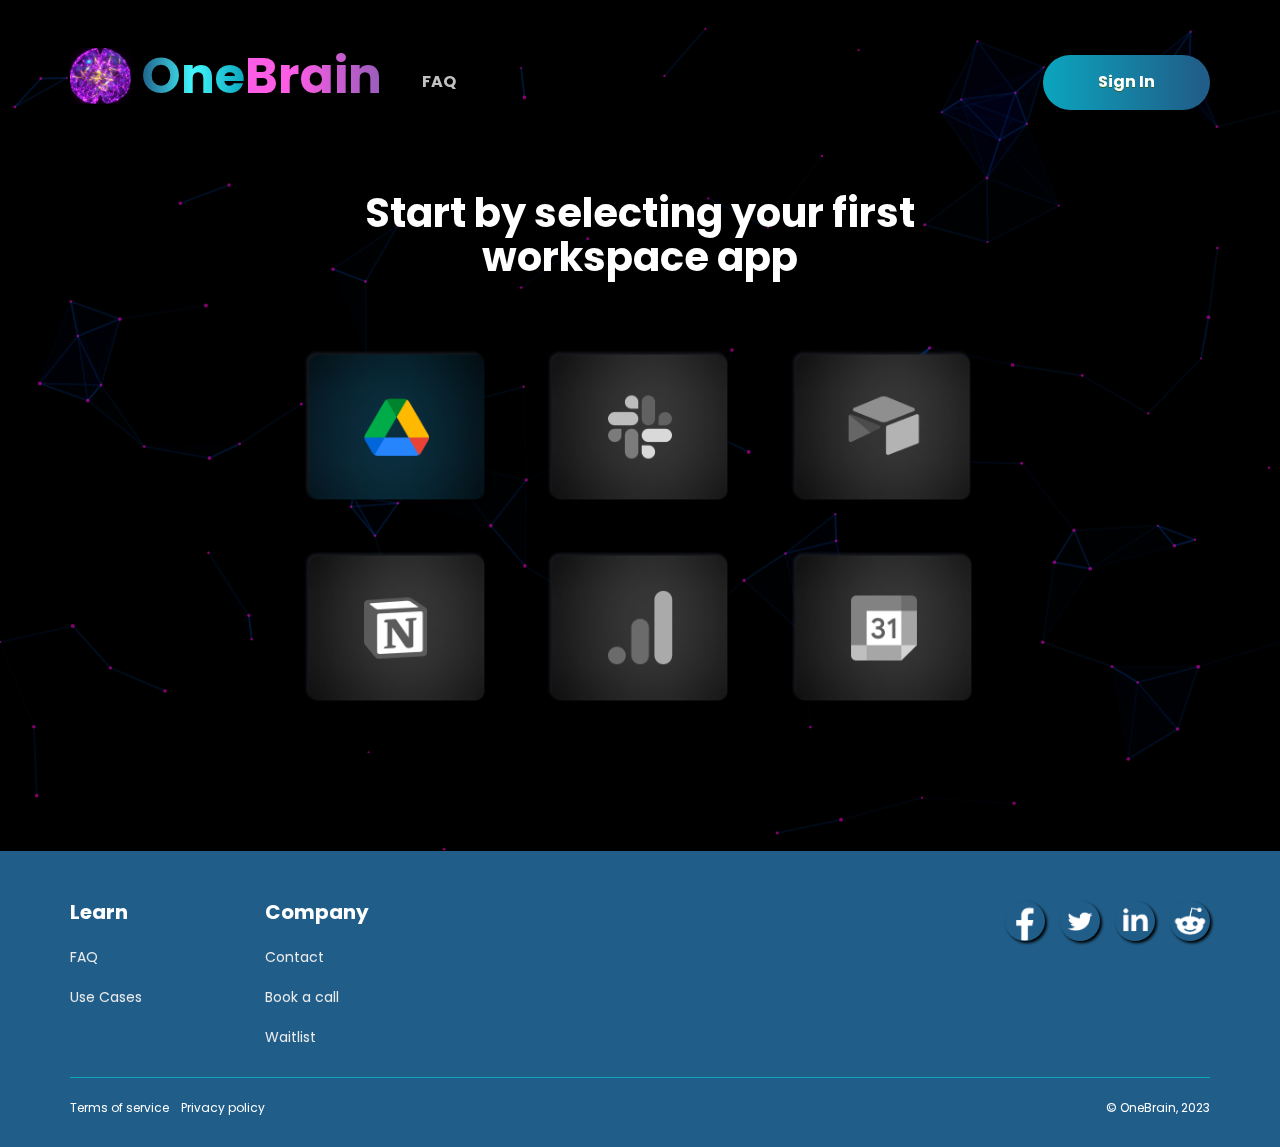
<file: selectapp.html>
<!DOCTYPE html><html><head><meta charSet="utf-8"/><title>OneBrain AI</title><meta name="viewport" content="width=device-width, initial-scale=1.0"/><meta name="next-head-count" content="3"/><link rel="preload" href="/_next/static/css/f343fc898c065b12.css" as="style"/><link rel="stylesheet" href="/_next/static/css/f343fc898c065b12.css" data-n-g=""/><noscript data-n-css=""></noscript><script defer="" nomodule="" src="/_next/static/chunks/polyfills-c67a75d1b6f99dc8.js"></script><script src="/_next/static/chunks/webpack-62c02dad1a6a4cb4.js" defer=""></script><script src="/_next/static/chunks/framework-2c79e2a64abdb08b.js" defer=""></script><script src="/_next/static/chunks/main-d1728c3a778f1232.js" defer=""></script><script src="/_next/static/chunks/pages/_app-e85eccf28225c4fb.js" defer=""></script><script src="/_next/static/chunks/675-c7fe16b2fbc3a77b.js" defer=""></script><script src="/_next/static/chunks/641-f2ec7d03bce43e98.js" defer=""></script><script src="/_next/static/chunks/612-7e7c090beed75c55.js" defer=""></script><script src="/_next/static/chunks/pages/selectapp-ec2bd2c0b97a2256.js" defer=""></script><script src="/_next/static/DcM99DfWGSDQ9YuhhaiA8/_buildManifest.js" defer=""></script><script src="/_next/static/DcM99DfWGSDQ9YuhhaiA8/_ssgManifest.js" defer=""></script></head><body><div id="__next"><header><section><div class="container p-4-top brain-section"><div class="row"><div class=" col-lg-12 col-md-12 col-sm-12 col-xs-12"><a href="/"><span class="brain-logo-sm"><img alt="OneBrain logo" loading="lazy" width="60.86" height="56" decoding="async" data-nimg="1" style="color:transparent" src="/brain-itself.gif"/><div class="d-inline brand-name align-middle"><div class="d-inline blue-gradient-brand-name">One</div><div class="d-inline violet-gradient-brand-name">Brain</div></div></span></a><a href="/faq"><span class="d-block-532"><div class="d-inline faq-link align-middle"><div class="d-inline wrapper text-dark">FAQ</div></div></span></a><div class="d-inline float-right"><a href="/selectapp#"><span class="book-a-call">Sign In</span></a></div></div></div></div></section></header><main><div class="TsParticles"><div id="tsparticles"><canvas style="width:100%;height:100%"></canvas></div></div><div class="container sign-in-container"><div class="row-ordered"><div class="col-lg-12 col-sm-12 col-xs-12"><h2 class="text-center mw-550 margin-center">Start by selecting your first workspace app</h2><div class="apps-container"><div class="select-app-container"><img alt="OneBrain logo" loading="lazy" width="187" height="156" decoding="async" data-nimg="1" style="color:transparent" src="/demoApp/selectApps/g-drive.png"/><img alt="OneBrain logo" loading="lazy" width="187" height="156" decoding="async" data-nimg="1" style="color:transparent" src="/demoApp/selectApps/slack.png"/><img alt="OneBrain logo" loading="lazy" width="187" height="156" decoding="async" data-nimg="1" style="color:transparent" src="/demoApp/selectApps/airtable.png"/><img alt="OneBrain logo" loading="lazy" width="187" height="156" decoding="async" data-nimg="1" style="color:transparent" src="/demoApp/selectApps/notion.png"/><img alt="OneBrain logo" loading="lazy" width="187" height="156" decoding="async" data-nimg="1" style="color:transparent" src="/demoApp/selectApps/g-analytics.png"/><img alt="OneBrain logo" loading="lazy" width="187" height="156" decoding="async" data-nimg="1" style="color:transparent" src="/demoApp/selectApps/g-calendar.png"/></div></div></div></div></div></main><footer><section><div class="container"><div class="row-ordered"><div class="col-lg-2 col-sm-2 col-xs-6"><div class="links-foot-left"><h5>Learn</h5><ul class="nav flex-column"><li class="nav-item"><a href="faq.html" class="nav-link p-0 text-muted">FAQ</a></li><li class="nav-item"><a href="usecases.html" class="nav-link p-0 text-muted">Use Cases</a></li></ul></div></div><div class="col-lg-2 col-sm-2 col-xs-6"><h5>Company</h5><ul class="nav flex-column"><li class="nav-item"><a href="mailto:hello@onebrain.io"><span class="nav-link p-0 text-muted">Contact</span></a></li><li class="nav-item"><a href="https://calendly.com/ethan-u1g/30min"><span class="nav-link p-0 text-muted">Book a call</span></a></li><li class="nav-item"><a href="https://tally.so/r/mJqjgd"><span class="nav-link p-0 text-muted">Waitlist</span></a></li></ul></div><div class="col-lg-8 col-sm-8 col-xs-12"><div class="social-links-group"><a href="https://www.facebook.com/onbrain.io/"><img src="facebook.png" alt=""/></a><a href="https://twitter.com/onebrainagi"><img src="twitter.png" alt=""/></a><a href="https://www.linkedin.com/company/onebrainai/"><img src="linkedin.png" alt=""/></a><a href="https://www.reddit.com/r/onebrain/"><img src="reddit.png" alt=""/></a></div></div></div><div class="row"><div class="col-lg-12"><hr/></div></div><div class="row"><div class="col-lg-6 col-sm-6 col-xs-12 left-credentials"><span>Terms of service</span>    <span>Privacy policy</span></div><div class="col-lg-6 col-sm-6 col-xs-12 right-credentials">© OneBrain, 2023</div></div></div></section></footer></div><script id="__NEXT_DATA__" type="application/json">{"props":{"pageProps":{}},"page":"/selectapp","query":{},"buildId":"DcM99DfWGSDQ9YuhhaiA8","nextExport":true,"autoExport":true,"isFallback":false,"scriptLoader":[]}</script></body></html>
</file>
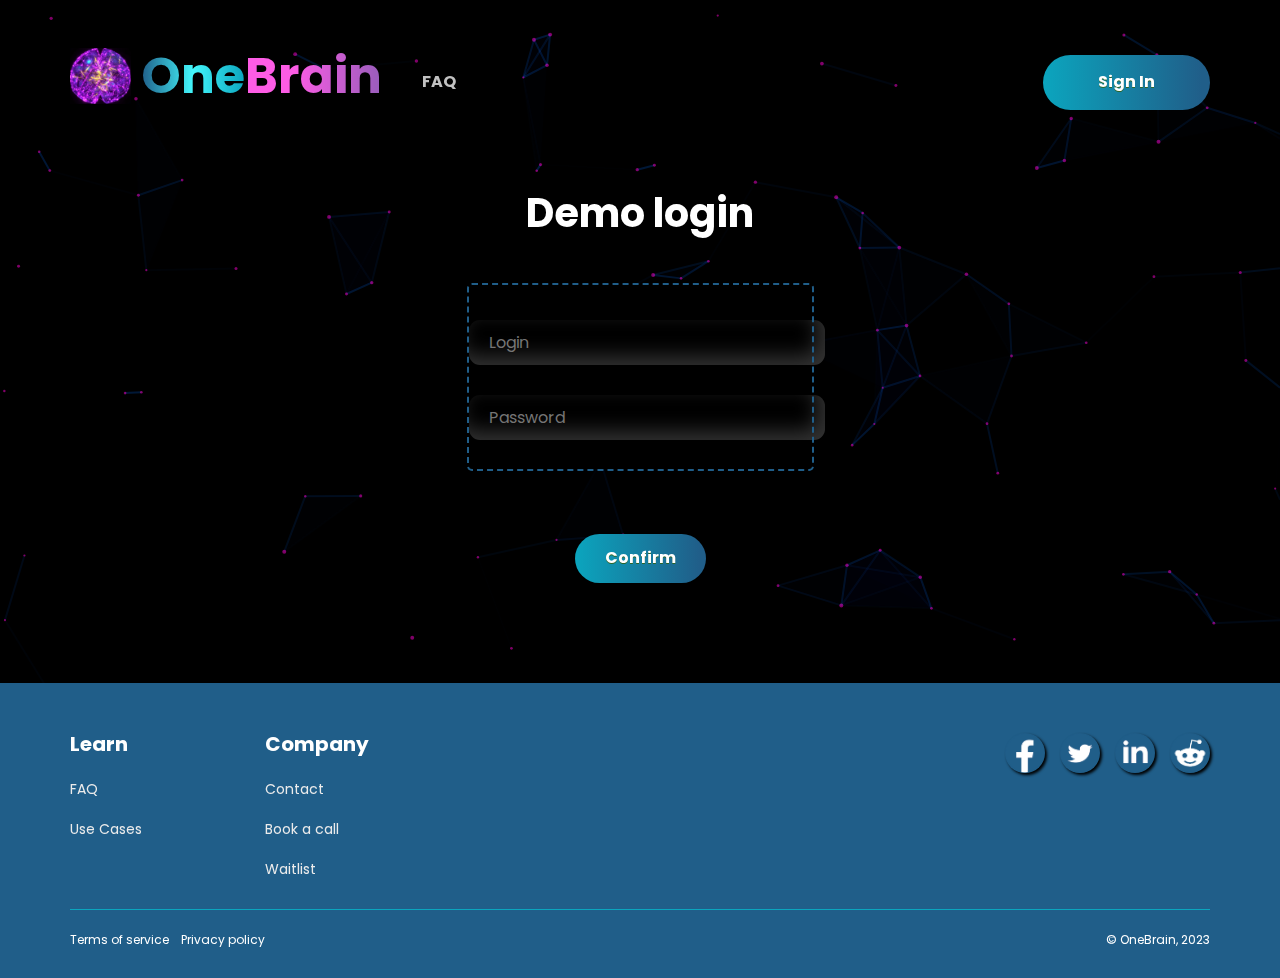
<file: signin.html>
<!DOCTYPE html><html><head><meta charSet="utf-8"/><title>OneBrain AI</title><meta name="viewport" content="width=device-width, initial-scale=1.0"/><meta name="next-head-count" content="3"/><link rel="preload" href="/_next/static/css/f343fc898c065b12.css" as="style"/><link rel="stylesheet" href="/_next/static/css/f343fc898c065b12.css" data-n-g=""/><noscript data-n-css=""></noscript><script defer="" nomodule="" src="/_next/static/chunks/polyfills-c67a75d1b6f99dc8.js"></script><script src="/_next/static/chunks/webpack-62c02dad1a6a4cb4.js" defer=""></script><script src="/_next/static/chunks/framework-2c79e2a64abdb08b.js" defer=""></script><script src="/_next/static/chunks/main-d1728c3a778f1232.js" defer=""></script><script src="/_next/static/chunks/pages/_app-e85eccf28225c4fb.js" defer=""></script><script src="/_next/static/chunks/675-c7fe16b2fbc3a77b.js" defer=""></script><script src="/_next/static/chunks/641-f2ec7d03bce43e98.js" defer=""></script><script src="/_next/static/chunks/612-7e7c090beed75c55.js" defer=""></script><script src="/_next/static/chunks/pages/signin-77dac8b07d0f1aa7.js" defer=""></script><script src="/_next/static/DcM99DfWGSDQ9YuhhaiA8/_buildManifest.js" defer=""></script><script src="/_next/static/DcM99DfWGSDQ9YuhhaiA8/_ssgManifest.js" defer=""></script></head><body><div id="__next"><header><section><div class="container p-4-top brain-section"><div class="row"><div class=" col-lg-12 col-md-12 col-sm-12 col-xs-12"><a href="/"><span class="brain-logo-sm"><img alt="OneBrain logo" loading="lazy" width="60.86" height="56" decoding="async" data-nimg="1" style="color:transparent" src="/brain-itself.gif"/><div class="d-inline brand-name align-middle"><div class="d-inline blue-gradient-brand-name">One</div><div class="d-inline violet-gradient-brand-name">Brain</div></div></span></a><a href="/faq"><span class="d-block-532"><div class="d-inline faq-link align-middle"><div class="d-inline wrapper text-dark">FAQ</div></div></span></a><div class="d-inline float-right"><a href="/signin#"><span class="book-a-call">Sign In</span></a></div></div></div></div></section></header><main><div class="TsParticles"><div id="tsparticles"><canvas style="width:100%;height:100%"></canvas></div></div><div class="container sign-in-container text-center"><div class="row-ordered"><div class="col-lg-12 col-sm-12 col-xs-12"><h2>Demo login</h2><div class="form-group"><input type="text" id="login" placeholder="Login" value=""/><input type="password" id="password" placeholder="Password" value=""/></div><a href="/signin#"><span class="book-a-call">Confirm</span></a></div></div></div></main><footer><section><div class="container"><div class="row-ordered"><div class="col-lg-2 col-sm-2 col-xs-6"><div class="links-foot-left"><h5>Learn</h5><ul class="nav flex-column"><li class="nav-item"><a href="faq.html" class="nav-link p-0 text-muted">FAQ</a></li><li class="nav-item"><a href="usecases.html" class="nav-link p-0 text-muted">Use Cases</a></li></ul></div></div><div class="col-lg-2 col-sm-2 col-xs-6"><h5>Company</h5><ul class="nav flex-column"><li class="nav-item"><a href="mailto:hello@onebrain.io"><span class="nav-link p-0 text-muted">Contact</span></a></li><li class="nav-item"><a href="https://calendly.com/ethan-u1g/30min"><span class="nav-link p-0 text-muted">Book a call</span></a></li><li class="nav-item"><a href="https://tally.so/r/mJqjgd"><span class="nav-link p-0 text-muted">Waitlist</span></a></li></ul></div><div class="col-lg-8 col-sm-8 col-xs-12"><div class="social-links-group"><a href="https://www.facebook.com/onbrain.io/"><img src="facebook.png" alt=""/></a><a href="https://twitter.com/onebrainagi"><img src="twitter.png" alt=""/></a><a href="https://www.linkedin.com/company/onebrainai/"><img src="linkedin.png" alt=""/></a><a href="https://www.reddit.com/r/onebrain/"><img src="reddit.png" alt=""/></a></div></div></div><div class="row"><div class="col-lg-12"><hr/></div></div><div class="row"><div class="col-lg-6 col-sm-6 col-xs-12 left-credentials"><span>Terms of service</span>    <span>Privacy policy</span></div><div class="col-lg-6 col-sm-6 col-xs-12 right-credentials">© OneBrain, 2023</div></div></div></section></footer></div><script id="__NEXT_DATA__" type="application/json">{"props":{"pageProps":{}},"page":"/signin","query":{},"buildId":"DcM99DfWGSDQ9YuhhaiA8","nextExport":true,"autoExport":true,"isFallback":false,"scriptLoader":[]}</script></body></html>
</file>
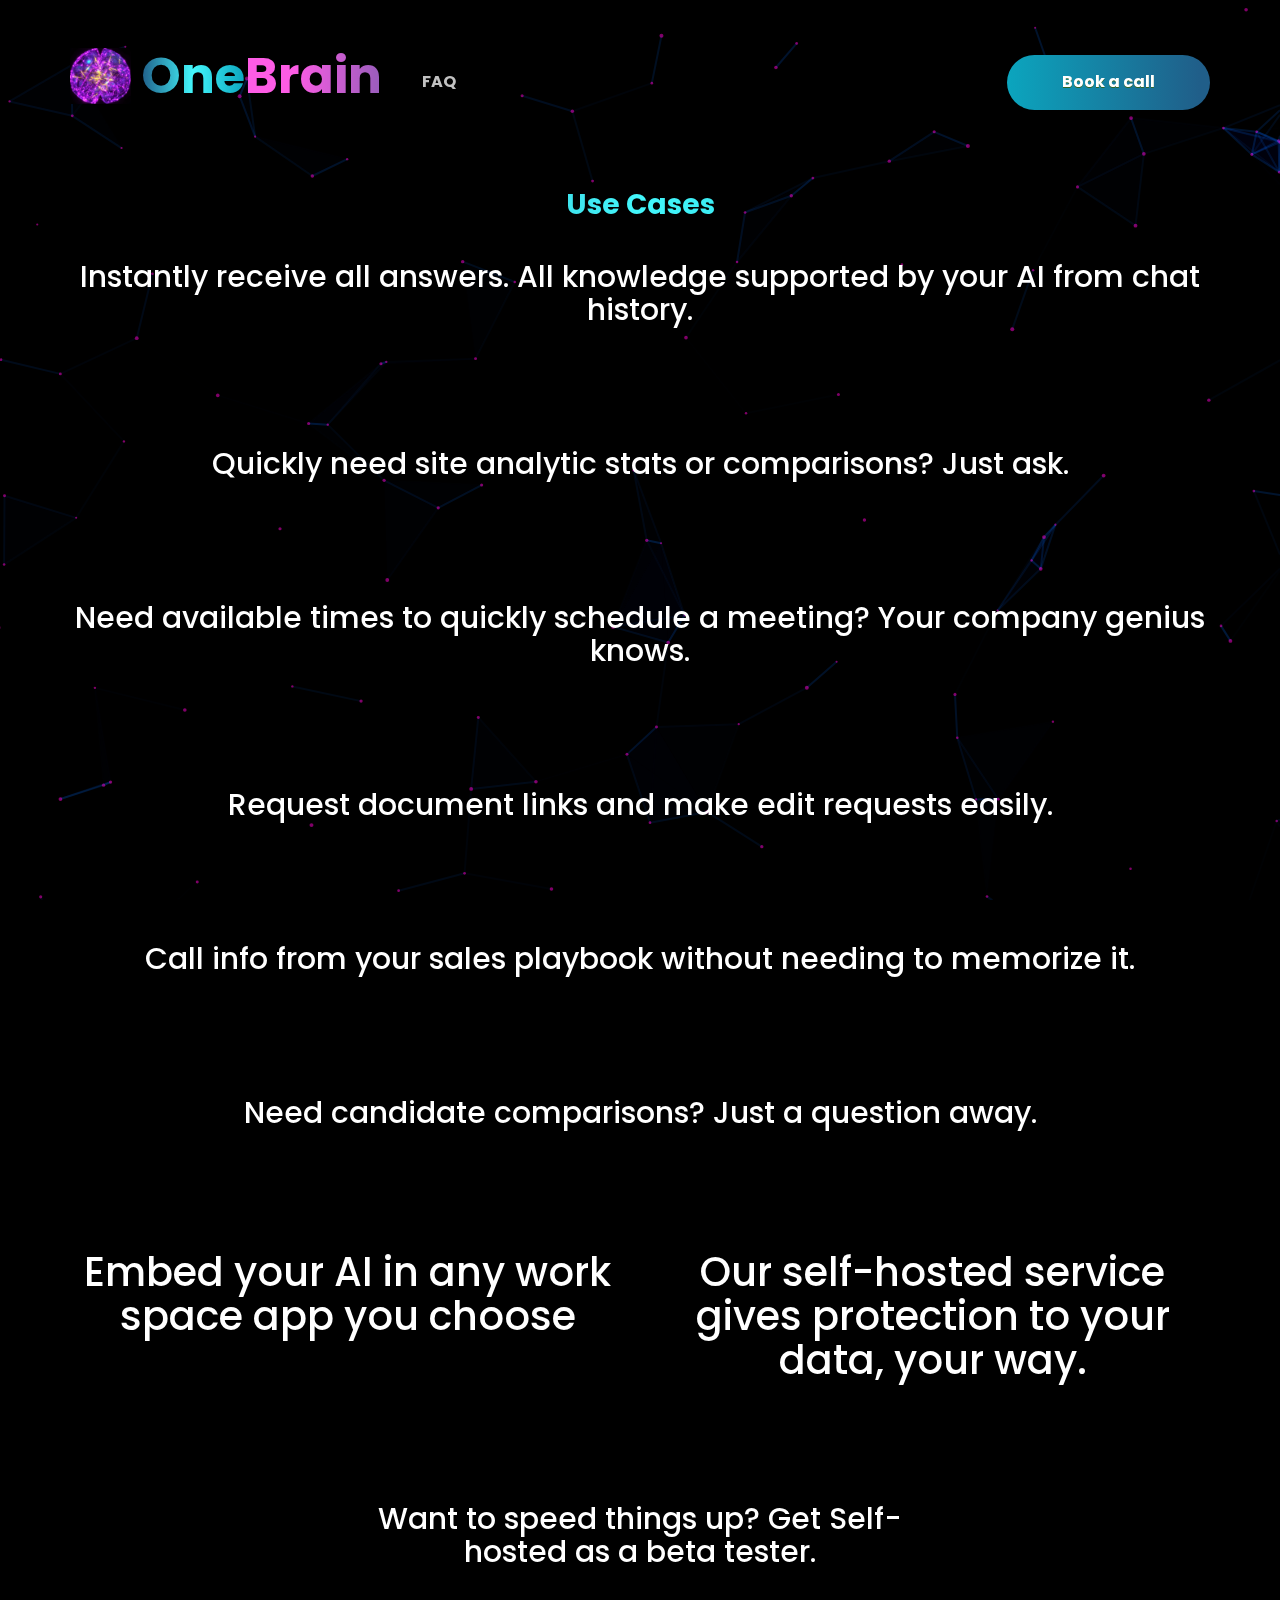
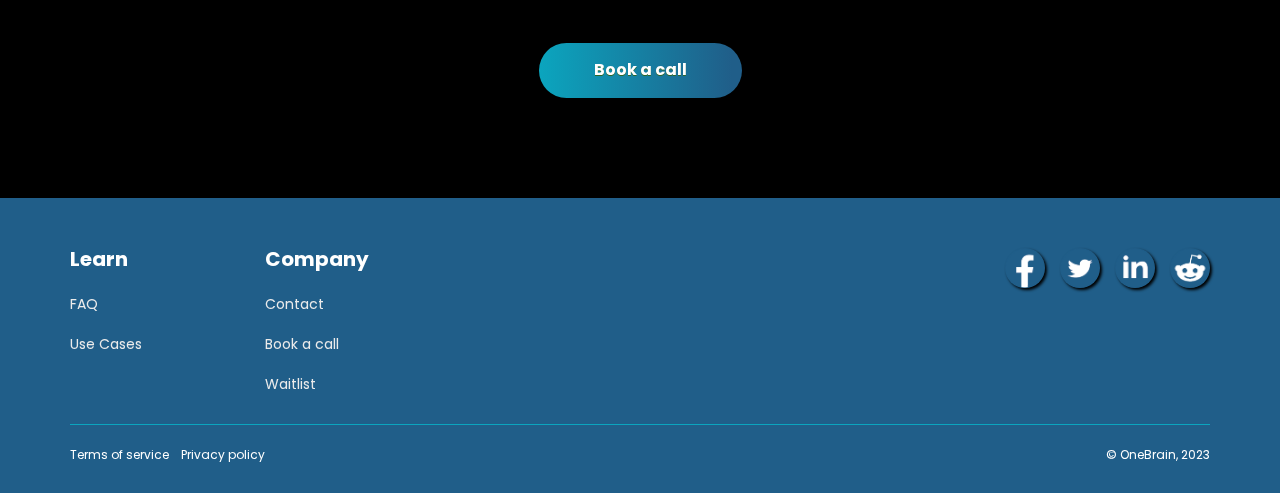
<file: usecases.html>
<!DOCTYPE html><html><head><meta charSet="utf-8"/><title>OneBrain AI</title><meta name="viewport" content="width=device-width, initial-scale=1.0"/><meta name="next-head-count" content="3"/><link rel="preload" href="/_next/static/css/f343fc898c065b12.css" as="style"/><link rel="stylesheet" href="/_next/static/css/f343fc898c065b12.css" data-n-g=""/><link rel="preload" href="/_next/static/css/011d829062655983.css" as="style"/><link rel="stylesheet" href="/_next/static/css/011d829062655983.css" data-n-p=""/><noscript data-n-css=""></noscript><script defer="" nomodule="" src="/_next/static/chunks/polyfills-c67a75d1b6f99dc8.js"></script><script src="/_next/static/chunks/webpack-62c02dad1a6a4cb4.js" defer=""></script><script src="/_next/static/chunks/framework-2c79e2a64abdb08b.js" defer=""></script><script src="/_next/static/chunks/main-d1728c3a778f1232.js" defer=""></script><script src="/_next/static/chunks/pages/_app-e85eccf28225c4fb.js" defer=""></script><script src="/_next/static/chunks/c16184b3-7ee5693b7f3cbd12.js" defer=""></script><script src="/_next/static/chunks/2cca2479-22e8a4221d82f8ba.js" defer=""></script><script src="/_next/static/chunks/675-c7fe16b2fbc3a77b.js" defer=""></script><script src="/_next/static/chunks/641-f2ec7d03bce43e98.js" defer=""></script><script src="/_next/static/chunks/636-077926ec5bbfd590.js" defer=""></script><script src="/_next/static/chunks/365-4d4d210ad7d64293.js" defer=""></script><script src="/_next/static/chunks/612-7e7c090beed75c55.js" defer=""></script><script src="/_next/static/chunks/pages/usecases-efc37c8f25aea118.js" defer=""></script><script src="/_next/static/DcM99DfWGSDQ9YuhhaiA8/_buildManifest.js" defer=""></script><script src="/_next/static/DcM99DfWGSDQ9YuhhaiA8/_ssgManifest.js" defer=""></script></head><body><div id="__next"><div><div id="magnetic-navigation" class="d-none"><ul><li><a href="#section1" id="faBook-icon"><svg aria-hidden="true" focusable="false" data-prefix="fas" data-icon="book" class="svg-inline--fa fa-book fa-2xl " role="img" xmlns="http://www.w3.org/2000/svg" viewBox="0 0 448 512" style="color:#fd5ce5"><path fill="currentColor" d="M96 0C43 0 0 43 0 96V416c0 53 43 96 96 96H384h32c17.7 0 32-14.3 32-32s-14.3-32-32-32V384c17.7 0 32-14.3 32-32V32c0-17.7-14.3-32-32-32H384 96zm0 384H352v64H96c-17.7 0-32-14.3-32-32s14.3-32 32-32zm32-240c0-8.8 7.2-16 16-16H336c8.8 0 16 7.2 16 16s-7.2 16-16 16H144c-8.8 0-16-7.2-16-16zm16 48H336c8.8 0 16 7.2 16 16s-7.2 16-16 16H144c-8.8 0-16-7.2-16-16s7.2-16 16-16z"></path></svg></a></li><li><a href="#section2" id="faChart-icon"><svg aria-hidden="true" focusable="false" data-prefix="fas" data-icon="chart-simple" class="svg-inline--fa fa-chart-simple fa-2xl " role="img" xmlns="http://www.w3.org/2000/svg" viewBox="0 0 448 512" style="color:#fd5ce5"><path fill="currentColor" d="M160 80c0-26.5 21.5-48 48-48h32c26.5 0 48 21.5 48 48V432c0 26.5-21.5 48-48 48H208c-26.5 0-48-21.5-48-48V80zM0 272c0-26.5 21.5-48 48-48H80c26.5 0 48 21.5 48 48V432c0 26.5-21.5 48-48 48H48c-26.5 0-48-21.5-48-48V272zM368 96h32c26.5 0 48 21.5 48 48V432c0 26.5-21.5 48-48 48H368c-26.5 0-48-21.5-48-48V144c0-26.5 21.5-48 48-48z"></path></svg></a></li><li><a href="#section3" id="faHandshake-icon"><svg aria-hidden="true" focusable="false" data-prefix="fas" data-icon="handshake" class="svg-inline--fa fa-handshake fa-2xl " role="img" xmlns="http://www.w3.org/2000/svg" viewBox="0 0 640 512" style="color:#fd5ce5"><path fill="currentColor" d="M323.4 85.2l-96.8 78.4c-16.1 13-19.2 36.4-7 53.1c12.9 17.8 38 21.3 55.3 7.8l99.3-77.2c7-5.4 17-4.2 22.5 2.8s4.2 17-2.8 22.5l-20.9 16.2L512 316.8V128h-.7l-3.9-2.5L434.8 79c-15.3-9.8-33.2-15-51.4-15c-21.8 0-43 7.5-60 21.2zm22.8 124.4l-51.7 40.2C263 274.4 217.3 268 193.7 235.6c-22.2-30.5-16.6-73.1 12.7-96.8l83.2-67.3c-11.6-4.9-24.1-7.4-36.8-7.4C234 64 215.7 69.6 200 80l-72 48V352h28.2l91.4 83.4c19.6 17.9 49.9 16.5 67.8-3.1c5.5-6.1 9.2-13.2 11.1-20.6l17 15.6c19.5 17.9 49.9 16.6 67.8-2.9c4.5-4.9 7.8-10.6 9.9-16.5c19.4 13 45.8 10.3 62.1-7.5c17.9-19.5 16.6-49.9-2.9-67.8l-134.2-123zM16 128c-8.8 0-16 7.2-16 16V352c0 17.7 14.3 32 32 32H64c17.7 0 32-14.3 32-32V128H16zM48 320a16 16 0 1 1 0 32 16 16 0 1 1 0-32zM544 128V352c0 17.7 14.3 32 32 32h32c17.7 0 32-14.3 32-32V144c0-8.8-7.2-16-16-16H544zm32 208a16 16 0 1 1 32 0 16 16 0 1 1 -32 0z"></path></svg></a></li><li><a href="#section4" id="faFile-icon"><svg aria-hidden="true" focusable="false" data-prefix="fas" data-icon="file" class="svg-inline--fa fa-file fa-2xl " role="img" xmlns="http://www.w3.org/2000/svg" viewBox="0 0 384 512" style="color:#fd5ce5"><path fill="currentColor" d="M0 64C0 28.7 28.7 0 64 0H224V128c0 17.7 14.3 32 32 32H384V448c0 35.3-28.7 64-64 64H64c-35.3 0-64-28.7-64-64V64zm384 64H256V0L384 128z"></path></svg></a></li><li><a href="#section5" id="faPhone-icon"><svg aria-hidden="true" focusable="false" data-prefix="fas" data-icon="phone" class="svg-inline--fa fa-phone fa-2xl " role="img" xmlns="http://www.w3.org/2000/svg" viewBox="0 0 512 512" style="color:#fd5ce5"><path fill="currentColor" d="M164.9 24.6c-7.7-18.6-28-28.5-47.4-23.2l-88 24C12.1 30.2 0 46 0 64C0 311.4 200.6 512 448 512c18 0 33.8-12.1 38.6-29.5l24-88c5.3-19.4-4.6-39.7-23.2-47.4l-96-40c-16.3-6.8-35.2-2.1-46.3 11.6L304.7 368C234.3 334.7 177.3 277.7 144 207.3L193.3 167c13.7-11.2 18.4-30 11.6-46.3l-40-96z"></path></svg></a></li><li><a href="#section6" id="faPeopleGroup-icon"><svg aria-hidden="true" focusable="false" data-prefix="fas" data-icon="people-group" class="svg-inline--fa fa-people-group fa-2xl " role="img" xmlns="http://www.w3.org/2000/svg" viewBox="0 0 640 512" style="color:#fd5ce5"><path fill="currentColor" d="M72 88a56 56 0 1 1 112 0A56 56 0 1 1 72 88zM64 245.7C54 256.9 48 271.8 48 288s6 31.1 16 42.3V245.7zm144.4-49.3C178.7 222.7 160 261.2 160 304c0 34.3 12 65.8 32 90.5V416c0 17.7-14.3 32-32 32H96c-17.7 0-32-14.3-32-32V389.2C26.2 371.2 0 332.7 0 288c0-61.9 50.1-112 112-112h32c24 0 46.2 7.5 64.4 20.3zM448 416V394.5c20-24.7 32-56.2 32-90.5c0-42.8-18.7-81.3-48.4-107.7C449.8 183.5 472 176 496 176h32c61.9 0 112 50.1 112 112c0 44.7-26.2 83.2-64 101.2V416c0 17.7-14.3 32-32 32H480c-17.7 0-32-14.3-32-32zm8-328a56 56 0 1 1 112 0A56 56 0 1 1 456 88zM576 245.7v84.7c10-11.3 16-26.1 16-42.3s-6-31.1-16-42.3zM320 32a64 64 0 1 1 0 128 64 64 0 1 1 0-128zM240 304c0 16.2 6 31 16 42.3V261.7c-10 11.3-16 26.1-16 42.3zm144-42.3v84.7c10-11.3 16-26.1 16-42.3s-6-31.1-16-42.3zM448 304c0 44.7-26.2 83.2-64 101.2V448c0 17.7-14.3 32-32 32H288c-17.7 0-32-14.3-32-32V405.2c-37.8-18-64-56.5-64-101.2c0-61.9 50.1-112 112-112h32c61.9 0 112 50.1 112 112z"></path></svg></a></li></ul></div><header><section><div class="container p-4-top brain-section"><div class="row"><div class=" col-lg-12 col-md-12 col-sm-12 col-xs-12"><a href="/"><span class="brain-logo-sm"><img alt="OneBrain logo" loading="lazy" width="60.86" height="56" decoding="async" data-nimg="1" style="color:transparent" src="/brain-itself.gif"/><div class="d-inline brand-name align-middle"><div class="d-inline blue-gradient-brand-name">One</div><div class="d-inline violet-gradient-brand-name">Brain</div></div></span></a><a href="/faq"><span class="d-block-532"><div class="d-inline faq-link align-middle"><div class="d-inline wrapper text-dark">FAQ</div></div></span></a><div class="d-inline float-right"><a href="https://calendly.com/ethan-u1g/30min"><span class="book-a-call">Book a call</span></a></div></div></div></div></section></header><main><div class="TsParticles"><div id="tsparticles"><canvas style="width:100%;height:100%"></canvas></div></div><div class="container text-center"><div class="row"><div class="col-lg-12"><h1>Use Cases</h1></div></div></div><section id="section1"><div class="container text-center"><div class="row"><div class="col-lg-12"><h3 class="invert-1">Instantly receive all answers. All knowledge supported by your AI from chat history.</h3></div></div></div><div class="container text-center slides-block"><div class="row"><div class="col-lg-12 col-sm-12 col-xs-12"><div id="player1"><div class=""><div id="" class=""></div></div></div></div></div></div></section><section id="section2"><div class="container text-center"><div class="row"><div class="col-lg-12"><h3 class="invert-1">Quickly need site analytic stats or comparisons? Just ask.</h3></div></div></div><div class="container text-center slides-block"><div class="row"><div class="col-lg-12 col-sm-12 col-xs-12"><div id="player2"><div class=""><div id="" class=""></div></div></div></div></div></div></section><section id="section3"><div class="container text-center"><div class="row"><div class="col-lg-12"><h3 class="invert-1">Need available times to quickly schedule a meeting? Your company genius knows.</h3></div></div></div><div class="container text-center slides-block"><div class="row"><div class="col-lg-12 col-sm-12 col-xs-12"><div id="player3"><div class=""><div id="" class=""></div></div></div></div></div></div></section><section id="section4"><div class="container text-center"><div class="row"><div class="col-lg-12"><h3 class="invert-1">Request document links and make edit requests easily.</h3></div></div></div><div class="container text-center slides-block"><div class="row"><div class="col-lg-12 col-sm-12 col-xs-12"><div id="player4"><div class=""><div id="" class=""></div></div></div></div></div></div></section><section id="section5"><div class="container text-center"><div class="row"><div class="col-lg-12"><h3 class="invert-1">Call info from your sales playbook without needing to memorize it.</h3></div></div></div><div class="container text-center slides-block"><div class="row"><div class="col-lg-12 col-sm-12 col-xs-12"><div id="player5"><div class=""><div id="" class=""></div></div></div></div></div></div></section><section id="section6"><div class="container text-center"><div class="row"><div class="col-lg-12"><h3 class="invert-1">Need candidate comparisons? Just a question away.</h3></div></div></div><div class="container text-center slides-block"><div class="row"><div class="col-lg-12 col-sm-12 col-xs-12"><div id="player6"><div class=""><div id="" class=""></div></div></div></div></div></div></section><section><div class="container text-center slides-block features"><div class="row-ordered"><div class="col-lg-6 col-sm-6 col-xs-12 mobile-none"><h3>Embed your AI in any work<br/>space app you choose </h3></div><div class="col-lg-6 col-sm-6 col-xs-12 host-or-cloud mobile-none"><h3>Our self-hosted service gives protection to your data, your way.</h3></div></div></div><div class="container text-center"><div class="row"><div class="col-lg-12 mobile-none"><h3 class="invert-1">Want to speed things up? Get Self-<br/>hosted as a beta tester.</h3></div></div></div><div class="container text-center m-bottom-100"><div class="row"><div class="col-lg-12"><div class="d-inline"><a href="https://calendly.com/ethan-u1g/30min" class="book-a-call">Book a call</a></div></div></div></div></section></main><footer><section><div class="container"><div class="row-ordered"><div class="col-lg-2 col-sm-2 col-xs-6"><div class="links-foot-left"><h5>Learn</h5><ul class="nav flex-column"><li class="nav-item"><a href="faq.html" class="nav-link p-0 text-muted">FAQ</a></li><li class="nav-item"><a href="usecases.html" class="nav-link p-0 text-muted">Use Cases</a></li></ul></div></div><div class="col-lg-2 col-sm-2 col-xs-6"><h5>Company</h5><ul class="nav flex-column"><li class="nav-item"><a href="mailto:hello@onebrain.io"><span class="nav-link p-0 text-muted">Contact</span></a></li><li class="nav-item"><a href="https://calendly.com/ethan-u1g/30min"><span class="nav-link p-0 text-muted">Book a call</span></a></li><li class="nav-item"><a href="https://tally.so/r/mJqjgd"><span class="nav-link p-0 text-muted">Waitlist</span></a></li></ul></div><div class="col-lg-8 col-sm-8 col-xs-12"><div class="social-links-group"><a href="https://www.facebook.com/onbrain.io/"><img src="facebook.png" alt=""/></a><a href="https://twitter.com/onebrainagi"><img src="twitter.png" alt=""/></a><a href="https://www.linkedin.com/company/onebrainai/"><img src="linkedin.png" alt=""/></a><a href="https://www.reddit.com/r/onebrain/"><img src="reddit.png" alt=""/></a></div></div></div><div class="row"><div class="col-lg-12"><hr/></div></div><div class="row"><div class="col-lg-6 col-sm-6 col-xs-12 left-credentials"><span>Terms of service</span>    <span>Privacy policy</span></div><div class="col-lg-6 col-sm-6 col-xs-12 right-credentials">© OneBrain, 2023</div></div></div></section></footer></div></div><script id="__NEXT_DATA__" type="application/json">{"props":{"pageProps":{}},"page":"/usecases","query":{},"buildId":"DcM99DfWGSDQ9YuhhaiA8","nextExport":true,"autoExport":true,"isFallback":false,"scriptLoader":[]}</script></body></html>
</file>
<file: _next/static/css/f343fc898c065b12.css>
@import url("https://fonts.googleapis.com/css2?family=Poppins:wght@400;700&display=swap");.container{padding-right:15px;padding-left:15px;margin-right:auto;margin-left:auto}.row{margin-right:-15px;margin-left:-15px}.col-xs-6{width:50%}.col-xs-12{width:100%}.col-xs-1,.col-xs-10,.col-xs-11,.col-xs-12,.col-xs-2,.col-xs-3,.col-xs-4,.col-xs-5,.col-xs-6,.col-xs-7,.col-xs-8,.col-xs-9{float:left}.col-lg-1,.col-lg-10,.col-lg-11,.col-lg-12,.col-lg-2,.col-lg-3,.col-lg-4,.col-lg-5,.col-lg-6,.col-lg-7,.col-lg-8,.col-lg-9,.col-md-1,.col-md-10,.col-md-11,.col-md-12,.col-md-2,.col-md-3,.col-md-4,.col-md-5,.col-md-6,.col-md-7,.col-md-8,.col-md-9,.col-sm-1,.col-sm-10,.col-sm-11,.col-sm-12,.col-sm-2,.col-sm-3,.col-sm-4,.col-sm-5,.col-sm-6,.col-sm-7,.col-sm-8,.col-sm-9,.col-xs-1,.col-xs-10,.col-xs-11,.col-xs-12,.col-xs-2,.col-xs-3,.col-xs-4,.col-xs-5,.col-xs-6,.col-xs-7,.col-xs-8,.col-xs-9{position:relative;min-height:1px;padding-right:15px;padding-left:15px}@media (min-width:768px){.col-sm-2{width:16.66666667%}.col-sm-6{width:50%}.col-sm-8{width:66.66666667%}}.btn-group-vertical>.btn-group:after,.btn-toolbar:after,.clearfix:after,.container-fluid:after,.container:after,.dl-horizontal dd:after,.form-horizontal .form-group:after,.modal-footer:after,.modal-header:after,.nav:after,.navbar-collapse:after,.navbar-header:after,.navbar:after,.pager:after,.panel-body:after,.row:after{clear:both}.btn-group-vertical>.btn-group:after,.btn-group-vertical>.btn-group:before,.btn-toolbar:after,.btn-toolbar:before,.clearfix:after,.clearfix:before,.container-fluid:after,.container-fluid:before,.container:after,.container:before,.dl-horizontal dd:after,.dl-horizontal dd:before,.form-horizontal .form-group:after,.form-horizontal .form-group:before,.modal-footer:after,.modal-footer:before,.modal-header:after,.modal-header:before,.nav:after,.nav:before,.navbar-collapse:after,.navbar-collapse:before,.navbar-header:after,.navbar-header:before,.navbar:after,.navbar:before,.pager:after,.pager:before,.panel-body:after,.panel-body:before,.row:after,.row:before{display:table;content:" "}@media (min-width:768px){.container{width:750px}}@media (min-width:992px){.container{width:970px}}@media (min-width:1200px){.container{width:1170px}.col-lg-8{width:66.66666667%}.col-lg-4{width:33.33333333%}}*{box-sizing:border-box}img{vertical-align:middle}.h1,.h2,.h3,h1,h2,h3{margin-top:20px;margin-bottom:10px}.h4,.h5,.h6,h4,h5,h6{margin-top:10px;margin-bottom:10px}.h1,.h2,.h3,.h4,.h5,.h6,h1,h2,h3,h4,h5,h6{font-family:inherit;font-weight:500;line-height:1.1;color:inherit}.text-center{text-align:center}.nav{padding-left:0;margin-bottom:0;list-style:none}a{color:#337ab7;text-decoration:none}.nav>li{position:relative;display:block}hr{margin-top:20px;margin-bottom:20px;border:0;border-top:1px solid #eee}.invert-1{filter:invert(1)}.tooltip{color:aqua}.tooltip-inner{background-color:#000;padding:10px;font-size:14px;filter:invert(1);border-color:#fff}.tooltip.fade{opacity:0;transition:opacity .3s ease-out}.absolute{position:absolute}.right-0{right:0}.top-0{top:0}html.usecases{scroll-snap-type:mandatory;scroll-snap-points-y:repeat(100vh);scroll-snap-type:y mandatory}html.usecases section{scroll-snap-align:start}body{font-family:Helvetica Neue,Helvetica,Arial,sans-serif;font-size:14px;line-height:1.42857143;color:#333;background-color:#000}body *{font-family:Poppins}body.white{background-color:#fcfdfc}*{-webkit-tap-highlight-color:transparent;outline:none}body p{font-size:16px;color:#c3c3c3;filter:invert(0)}.faq-block .content a:hover{color:#2e96ef}a:focus,a:hover{text-decoration:none;color:#3c90da}header{margin-bottom:60px;position:relative;z-index:99}main{margin-bottom:100px}footer{padding-top:40px;background-color:#a25dbf;background:#205e89;padding-bottom:30px;filter:invert(0)}footer,footer a{color:#fff}footer hr{height:1px;width:100%;border-top-color:#0ba5be}#tsparticles{width:100%;height:100%;position:fixed;background-image:url();background-size:cover;background-position:50% 50%;background-repeat:no-repeat;z-index:0}.tooltip{filter:invert(1)}button:focus,input:focus,select:focus,textarea:focus{outline:none}.social-links-group{text-align:right;padding-top:10px}.nav>li>a,footer h5{text-align:left}.nav>li>a{position:relative;display:block;padding:10px 15px 10px 0;color:#ebebeb;transition:filter .2s ease-in-out}.nav>li>a:focus,.nav>li>a:hover{filter:brightness(200%)}footer h5{font-weight:700;font-size:20px}.faq-list h1{font-size:60px;padding-bottom:20px;width:-moz-fit-content;width:fit-content}.text-dark{color:#c1c1c1}background-black{background:#000}.white-style .text-dark{color:#828282}.text-gray{color:#6f7378}.text-white{color:#fff}.text-black{color:#000}.hidden{display:none}.collapsible{background-color:#000;color:#fff;cursor:pointer;padding:18px;width:40px;height:40px;border:none;text-align:left;outline:none;font-size:15px;border-radius:50%;position:absolute;rotate:180deg;float:right;margin-right:-45px;top:0;right:60px;margin-top:0}button.collapsible:after{content:"";background-image:url(/collapse-up.svg);width:26px;height:17px;position:absolute;border:1px #000;left:7px;top:9px}.active,.collapsible:hover{background-color:#000}button.collapsible.active:after{rotate:180deg;top:13px}.content{display:none;overflow:hidden;padding-top:20px}.d-inline{display:inline!important}.brain-logo-lg img{margin-top:45px;height:195px}.brand-name *{font-size:50px;font-weight:700}.onebrainapp .brand-name *{font-size:40px}.p-4-top{padding-top:40px!important}.faq-link .wrapper{font-weight:700;vertical-align:-15px;margin-left:30px;font-size:16px}.d-inline.wrapper.text-dark:hover{color:#d5d5d5}.align-middle{vertical-align:middle!important}.align-top{vertical-align:top!important}.float-right{float:right}.justify-content-start{justify-content:flex-start!important;display:flex}.justify-content-end{justify-content:flex-end!important;display:flex}.social-links-group img{max-width:40px;margin:0 15px;box-shadow:2px 2px 3px #000;border-radius:200px;transition:filter .2s ease-in-out}.social-links-group img:hover{filter:brightness(150%)}.social-links-group img:last-child{margin-right:0}@media only screen and (max-width:767px){.links-foot-left{width:95px;float:right}.social-links-group{text-align:inherit;padding-top:30px;margin-bottom:20px}}.blue-gradient-brand-name{background:-webkit-linear-gradient(0deg,#205e89,#43f7fc 50%,#0ba5be);-webkit-text-fill-color:transparent;-webkit-background-clip:text}.white .blue-gradient-brand-name{background:#555;-webkit-text-fill-color:transparent;-webkit-background-clip:text}.violet-gradient-brand-name{background:-webkit-linear-gradient(0deg,#fd5ce5 35%,#985dbb);-webkit-background-clip:text;-webkit-text-fill-color:transparent;margin-left:0}.white .violet-gradient-brand-name{background:#a5a5a5;-webkit-text-fill-color:transparent;-webkit-background-clip:text}@media only screen and (max-width:999px){#player1,#player2,#player3,#player4,#player5,#player6{width:100%!important}}.book-a-call,.join-the-waitlist{background:linear-gradient(270deg,#205e89 5%,#0ba5be) #44c767;border-radius:28px;display:inline-block;cursor:pointer;color:#fff;padding:16px 55px;text-shadow:#2f6627 0 1px 0;font-weight:700;font-size:16px;margin-top:15px;filter:brightness(1);transition:filter .2s ease-in-out}.white .book-a-call,.white .join-the-waitlist{background:linear-gradient(270deg,#d3d3d3 5%,#7a7a7a) #44c767;transition:all .2s ease-in-out}.white-style .book-a-call,.white-style .join-the-waitlist{padding:10px 35px;background:linear-gradient(266deg,#d3d3d3 5%,#7a7a7a) #44c767}.onebrainapp .book-a-call{padding:10px 55px;margin-top:6px}.sign-in-container .book-a-call{padding:13px 30px}.sign-in-container .form-group{width:343px;height:184px;background:#000;float:none;margin:50px auto;outline:2px dashed #205e89;border-width:2px;-moz-column-break-after:avoid;break-after:avoid;border-radius:3px;padding-top:35px}.login{width:auto;height:30px;background:#fff;margin:10px 20px;background:#000;box-shadow:inset -7px -5px 20px 0 rgba(56,56,56,.5);border-radius:8px}.sign-in-container #login,.sign-in-container #password{display:inline-block;box-sizing:content-box;padding:10px 20px;border:none;border-radius:11px;font:normal 16px/normal Poppins;color:#a2a2a5;text-overflow:clip;text-align:left;margin-bottom:30px;background:#000;box-shadow:inset -8px -9px 20px 0 #333;transition:all .2s ease-in-out}.sign-in-container input#login:focus,.sign-in-container input#password:focus{outline:none}a.join-the-waitlist{margin-bottom:80px}.book-a-call:hover,.join-the-waitlist:hover{filter:brightness(110%)}.white .book-a-call:hover,.white .join-the-waitlist:hover{filter:brightness(1.1)}.book-a-call:active{position:relative;top:1px}.order-first{-webkit-box-ordinal-group:0;width:343px;height:184px;background:#000;float:none;margin:50px auto;outline:2px dashed #205e89;border-width:2px;-moz-column-break-after:avoid;break-after:avoid;border-radius:3px;padding-top:35px;order:-1}.order-last{order:13}.ml-auto,.mx-auto{margin-left:auto!important}.mr-auto,.mx-auto{margin-right:auto!important}.d-block{display:block!important}.brain-text{order:-1;margin-bottom:50px}.brain-text p{max-width:650px;margin:0 auto 20px}@media only screen and (min-width:1200px){.brain-text p{margin:inherit}}.features h3{font-size:40px}.slides-block.features{filter:invert(1)}.d-flex{display:flex!important}.text-wrap{white-space:normal!important}.text-right{text-align:right!important}.text-left{text-align:left!important}.left-credentials,.right-credentials{font-size:12px}@media only screen and (max-width:767px){.left-credentials,.right-credentials{text-align:left}}@media only screen and (min-width:768px){.right-credentials{text-align:right}.left-credentials{text-align:left}}@media (max-width:767px){.left-credentials{text-align:center;margin-left:-15px;margin-bottom:15px}.right-credentials{text-align:center;margin-left:-60px}}@media (min-width:576px){.flex-sm-row{flex-direction:row!important}}.list-unstyled{padding-left:0;list-style:none}.justify-content-between{justify-content:space-between!important}@media (max-width:767px){.host-or-cloud{order:-1}}.gif-example img{width:-webkit-fill-available;position:relative;max-width:400px;margin-bottom:40px}iframe{aspect-ratio:16/9;width:100%;margin-bottom:60px}.gif-title-margin{margin-bottom:10px;filter:invert(1)}@media only screen and (max-width:1199px){.gif-title-margin{margin-bottom:90px}}.brain-text h2{margin-bottom:20px;letter-spacing:1px}.brain-text h1{margin-bottom:30px;line-height:90px}.brain-logo-lg{order:13;margin-bottom:-260px}@media only screen and (max-width:1199px){.brain-text{order:13}.brain-logo-lg{order:-1}body *{text-align:center}.brain-text{margin-bottom:0}}.h1,h1,h2.h1-duplicate{color:#205e89;font-size:60px;background:-webkit-linear-gradient(0deg,#205e89,#43f7fc 50%,#0ba5be);-webkit-background-clip:text;-webkit-text-fill-color:transparent}.h3,h3{font-size:30px;margin-bottom:60px;color:#000;filter:invert(0)}.h2,h2{font-size:40px;color:#000;filter:invert(1)}h2.h1-duplicate{filter:invert(0);text-align:left;margin-bottom:100px}@media only screen and (max-width:432px){.gif-example img{margin-bottom:60px}h2{font-size:30px}}@media only screen and (max-width:480px){.h1,h1,h2.h1-duplicate{font-size:50px}h2.h1-duplicate{font-size:36px;text-align:center;word-wrap:break-word}}.faq-block{margin-bottom:30px;padding-right:70px;position:relative}@media only screen and (max-width:432px){.faq-list h2{font-size:25px}}.h1,.h2,h1,h2,h2.h1-duplicate{font-weight:700}.clearfix:after{content:"";clear:both;display:table}.row-ordered{display:flex;flex-wrap:wrap;margin-right:-15px;margin-left:-15px}.timer-days,.timer-hours,.timer-minutes,.timer-seconds{position:relative;padding:0 10px}.timer-days:after,.timer-hours:after,.timer-minutes:after,.timer-seconds:after{position:absolute;top:70px;left:50%;font-size:16px}.timer-days:after{content:"Day";margin-left:-17px}.timer-hours:after{content:"hrs";margin-left:-13px}.timer-minutes:after{content:"min";margin-left:-16px}.timer-seconds:after{content:"sec";margin-left:-13px}#brain-timer{font-weight:700;font-size:60px;padding:20px 0;margin-bottom:80px;color:#fff;overflow:hidden;text-overflow:hidden}@media only screen and (max-width:551px){.mobile-none br{display:none}}@media only screen and (max-width:425px){#brain-timer{font-size:40px}.timer-days:after,.timer-hours:after,.timer-minutes:after,.timer-seconds:after{top:50px}}@media only screen and (max-width:724px){.brain-section .book-a-call{display:none}}@media only screen and (max-width:432px){.brand-name *{font-size:32px;font-weight:700}.faq-link .wrapper{vertical-align:-4px}}.slides-block{max-width:1200px;margin:0 auto 40px}.brain-circle-google-disk{width:54px;height:48px;background-image:url(/googleDrive.svg);position:relative;overflow:hidden;margin:auto;animation:google-disk-anim 34s linear infinite;left:-3px;top:-118px}@keyframes google-disk-anim{0%{transform:rotate(0deg) translate(-160px) rotate(0deg)}to{transform:rotate(1turn) translate(-160px) rotate(-1turn)}}.brain-circle-monday{width:49px;height:29.4px;background-image:url(/monday.svg);animation:google-disk-anim 34s linear infinite;top:-155px;animation-delay:-3s}.brain-circle-analytics,.brain-circle-monday{position:relative;overflow:hidden;margin:auto;left:-3px}.brain-circle-analytics{width:39px;height:43.4px;background-image:url(/googleAnalytics.svg);animation:google-disk-anim 34s linear infinite;top:-175px;animation-delay:-6s}.brain-circle-canva{width:75px;height:26.4px;background-image:url(/canva.svg);animation:google-disk-anim 34s linear infinite;top:-200px;animation-delay:-9s}.brain-circle-canva,.brain-circle-trello{position:relative;overflow:hidden;margin:auto;left:-3px}.brain-circle-trello{width:42px;height:42.4px;background-image:url(/trello.svg);animation:google-disk-anim 34s linear infinite;top:-256px;animation-delay:-12s}.brain-circle-slack{height:54.4px;background-image:url(/slack.svg);animation:google-disk-anim 34s linear infinite;top:-308px;animation-delay:-15s}.brain-circle-asana,.brain-circle-slack{width:53px;position:relative;overflow:hidden;margin:auto;left:-3px}.brain-circle-asana{height:48.4px;background-image:url(/asana.svg);animation:google-disk-anim 34s linear infinite;top:-359px;animation-delay:-19s}.brain-circle-discord{width:57px;height:43px;background-image:url(/discord.svg);animation:google-disk-anim 34s linear infinite;top:-403px;animation-delay:-23s}.brain-circle-clickup,.brain-circle-discord{position:relative;overflow:hidden;margin:auto;left:0}.brain-circle-clickup{width:49px;height:60px;background-image:url(/clickup.svg);animation:google-disk-anim 34s linear infinite;top:-442px;animation-delay:-27s}.brain-circle-hubspot{width:56px;height:59px;background-image:url(/hubspot.svg);position:relative;overflow:hidden;margin:auto;animation:google-disk-anim 34s linear infinite;left:0;top:-521px;animation-delay:-31s}@media only screen and (max-width:425px){#magnetic-navigation{display:none}}#magnetic-navigation{position:fixed;text-align:left;z-index:99;top:50%;margin-top:-130px}#magnetic-navigation svg{width:30px}.d-none{display:none}#magnetic-navigation ul{list-style:none;top:-20px}#magnetic-navigation ul li{margin-bottom:15px}.tooltip{position:relative;display:inline-block;border-bottom:1px dotted #000;transition:opacity .1s ease-in-out,transform .1s ease-in-out;transition-delay:.3s}.tooltip .tooltiptext{visibility:hidden;width:120px;background-color:#000;text-align:center;border-radius:6px;padding:5px 0;position:absolute;z-index:1}.tooltip:hover .tooltiptext{visibility:visible}.tooltip{position:absolute;width:300px;border:0}.purple-tooltip+.tooltip>.tooltip-inner{background-color:#fd5ce5;color:#000;filter:invert(1);border-bottom:none}@media only screen and (max-width:432px){.gif-example img{margin-bottom:60px}.slides-block{margin-bottom:0}}.description-block img{width:171px;margin-bottom:20px}.description-block.bottom img{width:100%;height:auto}.description-block{text-align:left;color:#a2a2a5;margin-bottom:70px}.description-block .info{text-align:left}.description-block .title{color:#fff;text-align:left;font-size:20px;margin-bottom:15px}.step1 .info{margin-bottom:60px}.step2 .info{margin-bottom:50px}.select-app-container{max-width:730px;display:flex;flex-wrap:wrap;justify-content:space-around;max-height:100%;overflow:auto;height:80%;margin:0 auto;align-content:flex-start}.refresh-input{display:none;position:absolute;top:-60px;background-color:#191820;width:230px;height:40px;left:50%;margin-left:-130px;border-radius:10px;color:#a2a2a5;font-size:16px;padding:10px 10px 10px 45px;cursor:pointer;transition:filter .2s ease-in-out}.refresh-input svg{color:#a2a2a5}.white .refresh-input{background-color:#d3d3d3;color:#191820}.refresh-input svg.svg-inline--fa.fa-arrows-rotate.fa-lg{animation:rotate 2s linear infinite}#input-container svg.svg-inline--fa.fa-arrows-rotate.fa-lg{position:absolute;top:15px;right:15px;animation:rotate 2s linear infinite;color:#d3d3d3}.white #input-container svg.svg-inline--fa.fa-arrows-rotate.fa-lg{color:#191820}@keyframes rotate{0%{transform:rotate(0deg)}to{transform:rotate(1turn)}}.white .refresh-input svg{color:#191820}.refresh-input:hover{filter:brightness(150%)}.white .refresh-input:hover{filter:brightness(110%)}.mobile .refresh-input{width:170px;margin-left:-85px}.select-app-container img{margin-bottom:45px}.apps-container{padding-top:60px}a.no-margin-bottom{margin-bottom:0}.logout-mobile{cursor:pointer;padding:10px;width:85px;float:right}.logout-mobile-wrap{width:320px;text-align:right;color:#a2a2a5;margin:0 auto;display:inline-block}.logout-mobile:hover{color:#cdcdcd}.chat-navigation{position:fixed;top:0;left:0;width:280px;height:100%;overflow-y:hidden;box-sizing:border-box;z-index:99;background-color:#000;padding:40px 10px 20px 50px}.white .chat-navigation{background-color:#fcfdfc}.mobile .chat-navigation{top:40px;left:50%;margin-left:-157px;width:270px;position:fixed}.chat-nav-records{max-height:100%;overflow:auto;height:70%;padding-right:30px}.chat-nav-records input{background-color:#19182000;border:none;color:#a2a2a5;position:relative;z-index:0;width:120px;text-align:left;text-overflow:ellipsis}::-webkit-scrollbar{width:8px;height:8px}::-webkit-scrollbar-track{background:#000}.white ::-webkit-scrollbar-track{background:#f1f1f1}::-webkit-scrollbar-thumb{background:#292736}.white ::-webkit-scrollbar-thumb{background:#d3d3d3}::-webkit-scrollbar-corner{background:#f1f1f1}.chat-input{bottom:-70px;position:fixed;background-color:#000;left:309px;border-radius:10px;margin-bottom:60px;right:calc(20% + -59px);font-size:16px;text-align:left;padding-left:35px;padding-right:35px;border:none;line-height:22px;height:40px;padding-top:119px;vertical-align:middle;resize:none;z-index:99}.white .chat-input{background-color:#fcfdfc}.mobile .chat-input{left:50%;margin-left:-149px;right:auto;width:294px;z-index:0;background-color:transparent}.chat-input textarea{bottom:0;position:fixed;background-color:#191820;left:340px;border-radius:10px;margin-bottom:60px;color:#a2a2a5;right:calc(20% + -57px);font-size:16px;text-align:left;padding-left:35px;padding-right:50px;border:none;line-height:22px;padding-top:15px;vertical-align:middle;resize:none;max-height:175px;overflow:auto}.white .chat-input textarea{background-color:#d3d3d3;color:#191820}.white .chat-input textarea::-webkit-input-placeholder{color:#191820}.mobile .chat-input textarea{right:auto;left:50%;margin-left:-180px;position:absolute;width:295px;bottom:-91px}.mobile .add-input{position:absolute;left:180px;top:0}.chat-input textarea:focus{outline:none}.chat-screen{position:fixed;background-color:#000;left:340px;border-radius:10px;color:#a2a2a5;font-size:16px;text-align:left;padding-right:35px;line-height:22px;height:75vh;padding-top:0;overflow:auto;right:calc(20% + -100px);top:140px;padding-bottom:140px}.white .chat-screen{background-color:#fcfdfc}.chat-screen.mobile{left:50%;right:auto;margin-left:-160px;width:320px;top:80px;padding-bottom:100px}.chat-screen .question{text-align:left;width:100%;background:#191820;padding:7px 0 7px 20px;border-radius:10px;margin-bottom:30px}.white .chat-screen .question{background:#d3d3d3;color:#191820}.chat-screen .answer{width:100%;padding:7px 0 7px 20px;border-radius:10px;margin-bottom:30px;text-align:left;padding-left:20px}.white .chat-screen .answer{color:#515151}.chat-screen answer,.chat-screen question{text-align:left}.add-input img{position:absolute;right:24px;top:18px;height:20px;width:auto;cursor:pointer;transition:filter .2s ease-in-out}.mobile .add-input img{right:-100px;top:-1px;transition:filter .2s ease-in-out}.add-input img:hover{filter:brightness(150%)}h2.margin-b-50{margin-bottom:50px}.m-bottom-60{margin-bottom:60px}.m-bottom-100{margin-bottom:100px}.m-bottom-120{margin-bottom:120px}.margin-center{margin-left:auto;margin-right:auto;float:none}.step1 h2,.step2 h2{text-align:left}.app-select-switcher,.app-select-switcher-bottom{padding-top:10px;width:100%;cursor:pointer;margin-bottom:50px;filter:brightness(100%);transition:filter .2s ease-in-out}.app-select-switcher img{transition:filter .2s ease-in-out}.white .app-select-switcher img{filter:brightness(1.05);border-radius:25px;box-shadow:1.5px 1.5px 5px 0 rgba(0,0,0,.2)}.mobile .app-select-switcher,.mobile .app-select-switcher-bottom{width:auto}.app-select-switcher .chat-records-switcher-bottom{position:absolute;border:0;bottom:70px;left:80px;top:auto}.app-select-switcher-bottom{left:50%;position:absolute;margin-left:30px;bottom:5px;transition:filter .2s ease-in-out}.app-select-switcher-bottom:hover{filter:brightness(150%)}.chat-records-switcher-bottom{position:absolute;bottom:55px;left:50%;margin-left:-35px;cursor:pointer;transition:filter .2s ease-in-out}.color-scheme-switcher{position:absolute;left:110px;top:50px;cursor:pointer;padding:6px;filter:drop-shadow(2px 3px 0 rgb(0 0 0/.1))}.mobile .color-scheme-switcher{display:none}.chat-records-switcher-bottom:hover{filter:brightness(150%)}.desktop .app-select-switcher-bottom,.desktop .chat-records-switcher-bottom,.mobile .app-select-switcher{display:none}.app-select-switcher img:hover{filter:brightness(150%)}.white .app-select-switcher img:hover{filter:brightness(110%)}.new-chat,.old-chat{background:#191820;max-width:210px;height:40px;font-size:16px;font-weight:500;color:#a2a2a5;border-radius:10px;padding:10px;margin-bottom:50px;position:relative;cursor:pointer;text-align:left;transition:.2s ease-in-out}.white .new-chat,.white .old-chat{background-color:#d3d3d3;color:#191820;box-shadow:1.5px 1.5px 5px 0 rgba(0,0,0,.2)}.white .new-chat input,.white .old-chat input{color:#191820}.new-chat{padding-left:60px}.new-chat:hover,.old-chat:hover{background-color:#262430}.white .new-chat:hover,.white .old-chat:hover{background-color:#d3d3d3;transition:.2s ease-in-out}.old-chat>svg{color:#a2a2a5;transition:.2s ease-in-out}.white .old-chat.active>svg{color:#fcfdfc;transition:.2s ease-in-out}.white .old-chat>svg{color:#000;transition:.2s ease-in-out}.new-chat:hover{filter:brightness(150%)}.white .new-chat:hover{filter:brightness(110%)}.new-chat.active,.old-chat.active{background:#3e3d48}.white .new-chat.active,.white .old-chat.active{background:#828282;color:#fcfdfc}.white .new-chat.active input,.white .old-chat.active input{color:#fcfdfc}.white .new-chat{background-color:#d3d3d3;color:#191820;box-shadow:1.5px 1.5px 5px 0 rgba(0,0,0,.2)}.old-chat{margin-bottom:10px;white-space:nowrap;overflow:hidden;padding-left:55px}.delete-edit-hover:hover{opacity:1}.white .delete-edit-hover:hover{opacity:.8;transition:.2s ease-in-out}.delete-edit-hover{position:absolute;width:100%;height:100%;left:0;top:0;display:block;background:linear-gradient(270deg,#000,transparent);opacity:0;transition:.2s ease-in-out}.white .delete-edit-hover{background:linear-gradient(270deg,#555,transparent);box-shadow:1.5px 1.5px 5px 0 rgba(0,0,0,.2)}.white .old-chat:hover>input{filter:brightness(2);transition:.2s ease-in-out}.delete-edit-hover svg.svg-inline--fa.fa-trash-can.fa-sm.pen-trash-icon{margin-left:135px;color:#a2a2a5}.delete-edit-hover svg.svg-inline--fa.fa-pen.fa-sm.pen-edit-icon{display:block;position:absolute;margin-left:110px;color:#a2a2a5}.delete-edit-hover svg.svg-inline--fa.fa-pen.fa-sm.pen-edit-icon:hover,.delete-edit-hover svg.svg-inline--fa.fa-trash-can.fa-sm.pen-trash-icon:hover,.white .delete-edit-hover svg.svg-inline--fa.fa-pen.fa-sm.pen-edit-icon,.white .delete-edit-hover svg.svg-inline--fa.fa-trash-can.fa-sm.pen-trash-icon{color:#fff;transition:.2s ease-in-out}.white .delete-edit-hover svg.svg-inline--fa.fa-pen.fa-sm.pen-edit-icon:hover,.white .delete-edit-hover svg.svg-inline--fa.fa-trash-can.fa-sm.pen-trash-icon:hover{color:hsla(0,0%,100%,.651);transition:.2s ease-in-out}.timestamp{font-size:16px;color:#a2a2a5;margin-bottom:15px}.timeblock{margin-bottom:40px}.brain-logo-sm img{height:56px;margin-right:10px}@media only screen and (max-width:432px){.brain-logo-sm img{height:32px;width:34.78px}}.brain-logo-sm{padding-right:10px}.onebrainapp .brain-logo-sm img{height:34px}.white .onebrainapp .brain-logo-sm img{height:50px;width:auto;margin-right:5px;margin-left:-10px}.new-chat svg,.old-chat svg,.refresh-input svg{position:absolute;left:15px;top:13px;width:24px}.mw-550{max-width:550px}@media only screen and (max-width:767px){.description-block,.description-block .info,.description-block .title,.step1 h2,.step2 h2{text-align:center}}@media screen and (max-width:532px){span.d-block-532{display:block}}@media screen and (max-width:425px){.sign-in-container .form-group{width:283px}}
/*! normalize.css v8.0.1 | MIT License | github.com/necolas/normalize.css */html{line-height:1.15;-webkit-text-size-adjust:100%}body{margin:0}main{display:block}h1{font-size:2em;margin:.67em 0}hr{box-sizing:content-box;height:0;overflow:visible}pre{font-family:monospace,monospace;font-size:1em}a{background-color:transparent}abbr[title]{border-bottom:none;text-decoration:underline;-webkit-text-decoration:underline dotted;text-decoration:underline dotted}b,strong{font-weight:bolder}code,kbd,samp{font-family:monospace,monospace;font-size:1em}small{font-size:80%}sub,sup{font-size:75%;line-height:0;position:relative;vertical-align:baseline}sub{bottom:-.25em}sup{top:-.5em}img{border-style:none}button,input,optgroup,select,textarea{font-family:inherit;font-size:100%;line-height:1.15;margin:0}button,input{overflow:visible}button,select{text-transform:none}[type=button],[type=reset],[type=submit],button{-webkit-appearance:button}[type=button]::-moz-focus-inner,[type=reset]::-moz-focus-inner,[type=submit]::-moz-focus-inner,button::-moz-focus-inner{border-style:none;padding:0}[type=button]:-moz-focusring,[type=reset]:-moz-focusring,[type=submit]:-moz-focusring,button:-moz-focusring{outline:1px dotted ButtonText}fieldset{padding:.35em .75em .625em}legend{box-sizing:border-box;color:inherit;display:table;max-width:100%;padding:0;white-space:normal}progress{vertical-align:baseline}textarea{overflow:auto}[type=checkbox],[type=radio]{box-sizing:border-box;padding:0}[type=number]::-webkit-inner-spin-button,[type=number]::-webkit-outer-spin-button{height:auto}[type=search]{-webkit-appearance:textfield;outline-offset:-2px}[type=search]::-webkit-search-decoration{-webkit-appearance:none}::-webkit-file-upload-button{-webkit-appearance:button;font:inherit}details{display:block}summary{display:list-item}[hidden],template{display:none}
</file>
<file: _next/static/css/011d829062655983.css>
:host,:root{--fa-font-solid:normal 900 1em/1 "Font Awesome 6 Solid";--fa-font-regular:normal 400 1em/1 "Font Awesome 6 Regular";--fa-font-light:normal 300 1em/1 "Font Awesome 6 Light";--fa-font-thin:normal 100 1em/1 "Font Awesome 6 Thin";--fa-font-duotone:normal 900 1em/1 "Font Awesome 6 Duotone";--fa-font-sharp-solid:normal 900 1em/1 "Font Awesome 6 Sharp";--fa-font-sharp-regular:normal 400 1em/1 "Font Awesome 6 Sharp";--fa-font-sharp-light:normal 300 1em/1 "Font Awesome 6 Sharp";--fa-font-brands:normal 400 1em/1 "Font Awesome 6 Brands"}svg:not(:host).svg-inline--fa,svg:not(:root).svg-inline--fa{overflow:visible;box-sizing:content-box}.svg-inline--fa{display:var(--fa-display,inline-block);height:1em;overflow:visible;vertical-align:-.125em}.svg-inline--fa.fa-2xs{vertical-align:.1em}.svg-inline--fa.fa-xs{vertical-align:0}.svg-inline--fa.fa-sm{vertical-align:-.07143em}.svg-inline--fa.fa-lg{vertical-align:-.2em}.svg-inline--fa.fa-xl{vertical-align:-.25em}.svg-inline--fa.fa-2xl{vertical-align:-.3125em}.svg-inline--fa.fa-pull-left{margin-right:var(--fa-pull-margin,.3em);width:auto}.svg-inline--fa.fa-pull-right{margin-left:var(--fa-pull-margin,.3em);width:auto}.svg-inline--fa.fa-li{width:var(--fa-li-width,2em);top:.25em}.svg-inline--fa.fa-fw{width:var(--fa-fw-width,1.25em)}.fa-layers svg.svg-inline--fa{bottom:0;left:0;margin:auto;position:absolute;right:0;top:0}.fa-layers-counter,.fa-layers-text{display:inline-block;position:absolute;text-align:center}.fa-layers{display:inline-block;height:1em;position:relative;text-align:center;vertical-align:-.125em;width:1em}.fa-layers svg.svg-inline--fa{transform-origin:center center}.fa-layers-text{left:50%;top:50%;transform:translate(-50%,-50%);transform-origin:center center}.fa-layers-counter{background-color:var(--fa-counter-background-color,#ff253a);border-radius:var(--fa-counter-border-radius,1em);box-sizing:border-box;color:var(--fa-inverse,#fff);line-height:var(--fa-counter-line-height,1);max-width:var(--fa-counter-max-width,5em);min-width:var(--fa-counter-min-width,1.5em);overflow:hidden;padding:var(--fa-counter-padding,.25em .5em);right:var(--fa-right,0);text-overflow:ellipsis;top:var(--fa-top,0);transform:scale(var(--fa-counter-scale,.25));transform-origin:top right}.fa-layers-bottom-right{bottom:var(--fa-bottom,0);right:var(--fa-right,0);top:auto;transform:scale(var(--fa-layers-scale,.25));transform-origin:bottom right}.fa-layers-bottom-left{bottom:var(--fa-bottom,0);left:var(--fa-left,0);right:auto;top:auto;transform:scale(var(--fa-layers-scale,.25));transform-origin:bottom left}.fa-layers-top-right{top:var(--fa-top,0);right:var(--fa-right,0);transform:scale(var(--fa-layers-scale,.25));transform-origin:top right}.fa-layers-top-left{left:var(--fa-left,0);right:auto;top:var(--fa-top,0);transform:scale(var(--fa-layers-scale,.25));transform-origin:top left}.fa-1x{font-size:1em}.fa-2x{font-size:2em}.fa-3x{font-size:3em}.fa-4x{font-size:4em}.fa-5x{font-size:5em}.fa-6x{font-size:6em}.fa-7x{font-size:7em}.fa-8x{font-size:8em}.fa-9x{font-size:9em}.fa-10x{font-size:10em}.fa-2xs{font-size:.625em;line-height:.1em;vertical-align:.225em}.fa-xs{font-size:.75em;line-height:.08333em;vertical-align:.125em}.fa-sm{font-size:.875em;line-height:.07143em;vertical-align:.05357em}.fa-lg{font-size:1.25em;line-height:.05em;vertical-align:-.075em}.fa-xl{font-size:1.5em;line-height:.04167em;vertical-align:-.125em}.fa-2xl{font-size:2em;line-height:.03125em;vertical-align:-.1875em}.fa-fw{text-align:center;width:1.25em}.fa-ul{list-style-type:none;margin-left:var(--fa-li-margin,2.5em);padding-left:0}.fa-ul>li{position:relative}.fa-li{left:calc(var(--fa-li-width, 2em) * -1);position:absolute;text-align:center;width:var(--fa-li-width,2em);line-height:inherit}.fa-border{border-color:var(--fa-border-color,#eee);border-radius:var(--fa-border-radius,.1em);border-style:var(--fa-border-style,solid);border-width:var(--fa-border-width,.08em);padding:var(--fa-border-padding,.2em .25em .15em)}.fa-pull-left{float:left;margin-right:var(--fa-pull-margin,.3em)}.fa-pull-right{float:right;margin-left:var(--fa-pull-margin,.3em)}.fa-beat{animation-name:fa-beat;animation-delay:var(--fa-animation-delay,0s);animation-direction:var(--fa-animation-direction,normal);animation-duration:var(--fa-animation-duration,1s);animation-iteration-count:var(--fa-animation-iteration-count,infinite);animation-timing-function:var(--fa-animation-timing,ease-in-out)}.fa-bounce{animation-name:fa-bounce;animation-delay:var(--fa-animation-delay,0s);animation-direction:var(--fa-animation-direction,normal);animation-duration:var(--fa-animation-duration,1s);animation-iteration-count:var(--fa-animation-iteration-count,infinite);animation-timing-function:var(--fa-animation-timing,cubic-bezier(.28,.84,.42,1))}.fa-fade{animation-name:fa-fade;animation-iteration-count:var(--fa-animation-iteration-count,infinite);animation-timing-function:var(--fa-animation-timing,cubic-bezier(.4,0,.6,1))}.fa-beat-fade,.fa-fade{animation-delay:var(--fa-animation-delay,0s);animation-direction:var(--fa-animation-direction,normal);animation-duration:var(--fa-animation-duration,1s)}.fa-beat-fade{animation-name:fa-beat-fade;animation-iteration-count:var(--fa-animation-iteration-count,infinite);animation-timing-function:var(--fa-animation-timing,cubic-bezier(.4,0,.6,1))}.fa-flip{animation-name:fa-flip;animation-delay:var(--fa-animation-delay,0s);animation-direction:var(--fa-animation-direction,normal);animation-duration:var(--fa-animation-duration,1s);animation-iteration-count:var(--fa-animation-iteration-count,infinite);animation-timing-function:var(--fa-animation-timing,ease-in-out)}.fa-shake{animation-name:fa-shake;animation-duration:var(--fa-animation-duration,1s);animation-iteration-count:var(--fa-animation-iteration-count,infinite);animation-timing-function:var(--fa-animation-timing,linear)}.fa-shake,.fa-spin{animation-delay:var(--fa-animation-delay,0s);animation-direction:var(--fa-animation-direction,normal)}.fa-spin{animation-name:fa-spin;animation-duration:var(--fa-animation-duration,2s);animation-iteration-count:var(--fa-animation-iteration-count,infinite);animation-timing-function:var(--fa-animation-timing,linear)}.fa-spin-reverse{--fa-animation-direction:reverse}.fa-pulse,.fa-spin-pulse{animation-name:fa-spin;animation-direction:var(--fa-animation-direction,normal);animation-duration:var(--fa-animation-duration,1s);animation-iteration-count:var(--fa-animation-iteration-count,infinite);animation-timing-function:var(--fa-animation-timing,steps(8))}@media (prefers-reduced-motion:reduce){.fa-beat,.fa-beat-fade,.fa-bounce,.fa-fade,.fa-flip,.fa-pulse,.fa-shake,.fa-spin,.fa-spin-pulse{animation-delay:-1ms;animation-duration:1ms;animation-iteration-count:1;transition-delay:0s;transition-duration:0s}}@keyframes fa-beat{0%,90%{transform:scale(1)}45%{transform:scale(var(--fa-beat-scale,1.25))}}@keyframes fa-bounce{0%{transform:scale(1) translateY(0)}10%{transform:scale(var(--fa-bounce-start-scale-x,1.1),var(--fa-bounce-start-scale-y,.9)) translateY(0)}30%{transform:scale(var(--fa-bounce-jump-scale-x,.9),var(--fa-bounce-jump-scale-y,1.1)) translateY(var(--fa-bounce-height,-.5em))}50%{transform:scale(var(--fa-bounce-land-scale-x,1.05),var(--fa-bounce-land-scale-y,.95)) translateY(0)}57%{transform:scale(1) translateY(var(--fa-bounce-rebound,-.125em))}64%{transform:scale(1) translateY(0)}to{transform:scale(1) translateY(0)}}@keyframes fa-fade{50%{opacity:var(--fa-fade-opacity,.4)}}@keyframes fa-beat-fade{0%,to{opacity:var(--fa-beat-fade-opacity,.4);transform:scale(1)}50%{opacity:1;transform:scale(var(--fa-beat-fade-scale,1.125))}}@keyframes fa-flip{50%{transform:rotate3d(var(--fa-flip-x,0),var(--fa-flip-y,1),var(--fa-flip-z,0),var(--fa-flip-angle,-180deg))}}@keyframes fa-shake{0%{transform:rotate(-15deg)}4%{transform:rotate(15deg)}24%,8%{transform:rotate(-18deg)}12%,28%{transform:rotate(18deg)}16%{transform:rotate(-22deg)}20%{transform:rotate(22deg)}32%{transform:rotate(-12deg)}36%{transform:rotate(12deg)}40%,to{transform:rotate(0deg)}}@keyframes fa-spin{0%{transform:rotate(0deg)}to{transform:rotate(1turn)}}.fa-rotate-90{transform:rotate(90deg)}.fa-rotate-180{transform:rotate(180deg)}.fa-rotate-270{transform:rotate(270deg)}.fa-flip-horizontal{transform:scaleX(-1)}.fa-flip-vertical{transform:scaleY(-1)}.fa-flip-both,.fa-flip-horizontal.fa-flip-vertical{transform:scale(-1)}.fa-rotate-by{transform:rotate(var(--fa-rotate-angle,none))}.fa-stack{display:inline-block;vertical-align:middle;height:2em;position:relative;width:2.5em}.fa-stack-1x,.fa-stack-2x{bottom:0;left:0;margin:auto;position:absolute;right:0;top:0;z-index:var(--fa-stack-z-index,auto)}.svg-inline--fa.fa-stack-1x{height:1em;width:1.25em}.svg-inline--fa.fa-stack-2x{height:2em;width:2.5em}.fa-inverse{color:var(--fa-inverse,#fff)}.fa-sr-only,.fa-sr-only-focusable:not(:focus),.sr-only,.sr-only-focusable:not(:focus){position:absolute;width:1px;height:1px;padding:0;margin:-1px;overflow:hidden;clip:rect(0,0,0,0);white-space:nowrap;border-width:0}.svg-inline--fa .fa-primary{fill:var(--fa-primary-color,currentColor);opacity:var(--fa-primary-opacity,1)}.svg-inline--fa .fa-secondary{fill:var(--fa-secondary-color,currentColor)}.svg-inline--fa .fa-secondary,.svg-inline--fa.fa-swap-opacity .fa-primary{opacity:var(--fa-secondary-opacity,.4)}.svg-inline--fa.fa-swap-opacity .fa-secondary{opacity:var(--fa-primary-opacity,1)}.svg-inline--fa mask .fa-primary,.svg-inline--fa mask .fa-secondary{fill:#000}.fa-duotone.fa-inverse,.fad.fa-inverse{color:var(--fa-inverse,#fff)}
</file>
